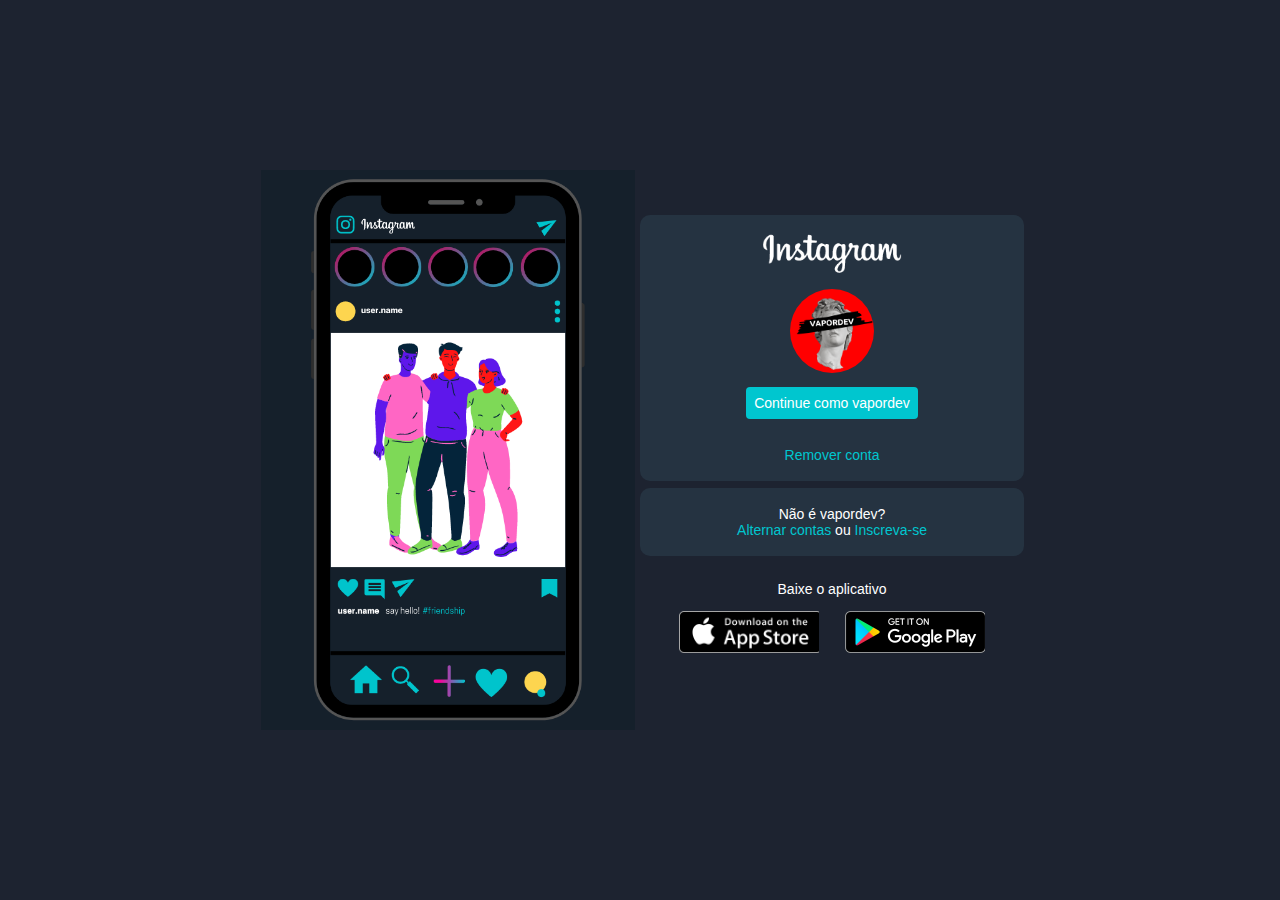
<file: login-do-Instagram/index.html>
<!DOCTYPE html>
<html lang="en">
<head>
    <meta charset="UTF-8">
    <meta name="viewport" content="width=device-width, initial-scale=1.0">
    <link rel="stylesheet" href="style.css">
    <title>Instagram</title>
</head>
<body>
    <div class="instagram-wrapper">
        <div class="instagram-phone">
            <img src="./img/instagram-celular.png" alt="celular">
        </div>
        <div class="instagram-continue">
            <div class="group">
                <img src="./img/instagram-logo.png" class="instagram-logo" alt="instagram logo">
                <div class="profile-photo">
                    <img src="./img/perfil-instagram.png" alt="foto de perfil">
                </div>
                <a href="#" class="instagram-login" style="color: white;">Continue como vapordev</a>
                <a href="#" class="instagram-logout">Remover conta</a>
            </div>
            <div class="group">
                <p class="not-account">Não é vapordev?</p>
                <p class="not-account">
                    <span class="link-blue">Alternar contas</span>
                    ou
                    <span class="link-blue">Inscreva-se</span>
                </p>
            </div>
            <div class="get-the-app">
                <p class="get-app">Baixe o aplicativo</p>
                <div class="download">
                    <a href="#" class="app-download"></a>
                    <a href="#" class="app-download"></a>
                </div>
            </div>
        </div>
    </div>
</body>
</html>
</file>
<file: login-do-Instagram/style.css>
* {
    padding: 0;
    margin: 0;
    box-sizing: border-box;
    text-decoration: none;
    font-family: sans-serif;
    font-size: 14px;
}

body {
    width: 100%;
    min-height: 100vh;
    background-color: #1d2330;
    margin: 0;
    padding: 0;
    display: flex;
    justify-content: center;
}

.instagram-wrapper {
    display: flex;
    align-items: center;
    justify-content: start;
    width: 60%;
    height: 100vh;
}

.instagram-phone {
    display: flex;
    align-items: center;
    justify-content: center;
    width: 50%;
}

.instagram-phone img {
    height: 40rem;
}

.instagram-continue {
    display: flex;
    align-items: center; /* horizontal */
    justify-content: space-around; /* vertical */
    flex-direction: column;
    width: 50%;
    min-height: 34rem;
}

.group {
    display: flex;
    justify-content: space-between;
    align-items: center;
    flex-direction: column;
    background-color: #253341;
    width: 100%;
    padding: 1.3rem 0;
    border-radius: 10px;
}

.group:nth-child(1) {
    min-height: 19rem;
}

.instagram-logo {
    height: 3rem;
}

.profile-photo {
    display: flex;
    justify-content: center;
    align-items: center;
    border-radius: 50%;
    overflow: hidden;
}

.profile-photo img {
    height: 6rem;
}

.instagram-login {
    background-color: #00C6CF;
    color: #253341;
    padding: 8px;
    border-radius: 4px;
}

.instagram-logout {
    color: #00C6CF;
    margin-top: 1rem;
}

.not-account {
    color: white;
}

.link-blue {
    color: #00C6CF;
}

.get-the-app {
    display: flex;
    flex-direction: column;
    align-items: center;
    justify-content: center;
    width: 100%;
    padding: 1.3rem 0;
    color: white;
}

.download {
    display: flex;
    width: 100%;
    justify-content: space-evenly;
    align-items: center;
    padding: 1rem;
}

.app-download {
    height: 3rem;
    width: 10rem;
    background-size: cover;
}

.app-download:nth-child(1) {
    background-image: url('./img/apple-button.png');
}

.app-download:nth-child(2) {
    background-image: url('./img/googleplay-button.png');
}

/* media queries */


@media (max-width: 1024px) {
    .instagram-wrapper {
        width: 90%;
    }
}

@media (max-width: 650px) {
    body {
        background-color: #1D2330;
    }

    .instagram-wrapper {
        width: 90%;
    }

    .instagram-phone {
        display: none;
    }

    .instagram-continue {
        width: 100%;
    }
    
    .group {
        border: 1px solid transparent;
    }
}
</file>
